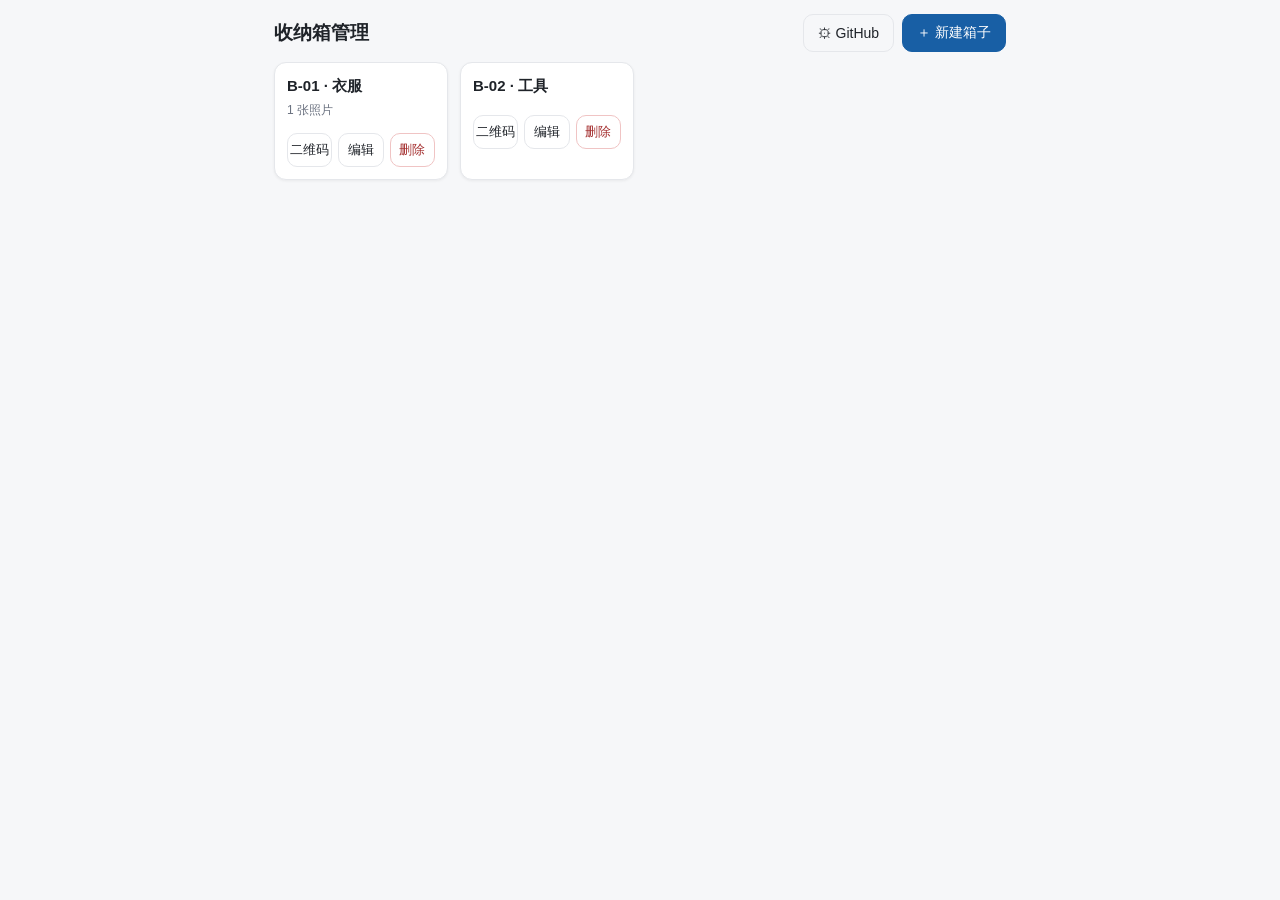
<file: index.html>
<!DOCTYPE html>
<html lang="zh-CN">
<head>
<meta charset="UTF-8" />
<meta name="viewport" content="width=device-width, initial-scale=1.0, maximum-scale=1.0, user-scalable=no" />
<title>收纳箱管理</title>
<link rel="stylesheet" href="./style.css" />
<script src="./qrcode.js"></script>
</head>
<body>
<div id="app">

  <!-- 管理端 -->
  <section id="admin-view">
    <header class="adm-header">
      <h1>收纳箱管理</h1>
      <div class="adm-actions">
        <button class="btn ghost" id="btn-settings">⚙ GitHub</button>
        <button class="btn primary" id="btn-add">＋ 新建箱子</button>
      </div>
    </header>

    <div id="box-list" class="box-list"></div>
  </section>

  <!-- 设置弹窗 -->
  <div id="settings-modal" class="modal hidden">
    <div class="modal-card">
      <h2>GitHub 同步设置</h2>
      <p class="hint">数据保存在仓库的 <b>boxes.json</b> 里。填好下面三项后，点「保存箱子」会自动提交到 GitHub（无需手动上传）。留空则改为「下载 boxes.json」手动上传。</p>
      <label>仓库（owner/repo）<input id="cfg-repo" placeholder="如 Tingbai777/storage-qr" /></label>
      <label>分支 <input id="cfg-branch" placeholder="main" /></label>
      <label>Token（Fine-grained，仅 contents 写权限）<input id="cfg-token" type="password" placeholder="github_pat_..." /></label>
      <p class="hint">Token 仅存在本机浏览器，不会上传给任何第三方。</p>
      <div class="modal-actions">
        <button class="btn ghost" id="btn-cfg-cancel">取消</button>
        <button class="btn primary" id="btn-cfg-save">保存设置</button>
      </div>

      <h3>备份</h3>
      <p class="hint">随时把当前数据导出成本机文件；或导入还原。</p>
      <div class="modal-actions">
        <button class="btn ghost" id="btn-export">导出备份</button>
        <button class="btn ghost" id="btn-import">导入备份</button>
        <input type="file" id="f-import" accept=".json,application/json" class="hidden" />
      </div>
      <div id="sync-status" class="sync-status"></div>
    </div>
  </div>

  <!-- 编辑弹窗 -->
  <div id="edit-modal" class="modal hidden">
    <div class="modal-card wide">
      <h2 id="edit-title">编辑箱子</h2>
      <label>箱子编号 *<input id="f-id" placeholder="如 B-01" /></label>
      <label>名称 <input id="f-name" placeholder="如 换季衣物" /></label>
      <label>存放位置 <input id="f-loc" placeholder="如 主卧衣柜顶层" /></label>
      <label>备注 <textarea id="f-note" rows="2" placeholder="如 2026 秋"></textarea></label>

      <h3>物品清单</h3>
      <div id="item-rows" class="item-rows"></div>
      <button class="btn ghost sm" id="btn-add-item">＋ 加一行</button>

      <h3>照片</h3>
      <p class="hint">照片会以图片形式内嵌进 boxes.json（自动压缩到 1000px 宽），微信扫码可直接显示。</p>
      <input type="file" id="f-photo" accept="image/*" multiple />
      <div id="photo-prevs" class="photo-prevs"></div>

      <div class="modal-actions">
        <button class="btn danger ghost" id="btn-del">删除此箱</button>
        <span class="spacer"></span>
        <button class="btn ghost" id="btn-edit-cancel">取消</button>
        <button class="btn primary" id="btn-edit-save">保存</button>
      </div>
    </div>
  </div>

  <!-- 二维码弹窗 -->
  <div id="qr-modal" class="modal hidden">
    <div class="modal-card center">
      <h2 id="qr-title">二维码</h2>
      <img id="qr-img" class="qr-img" alt="二维码" />
      <p class="hint" id="qr-link"></p>
      <p class="hint">此二维码指向同仓库的 view.html，微信可<b>直接扫开</b>（无需在浏览器打开）。</p>
      <div class="modal-actions center">
        <button class="btn ghost" id="btn-qr-close">关闭</button>
        <a class="btn primary" id="btn-qr-dl" download="qrcode.png">下载 PNG</a>
      </div>
      <p class="hint">打印贴箱外，手机一扫即开此箱页面。</p>
    </div>
  </div>

  <div id="toast" class="toast hidden"></div>
</div>
<script src="./app.js?v=20260922"></script>
</body>
</html>
</file>
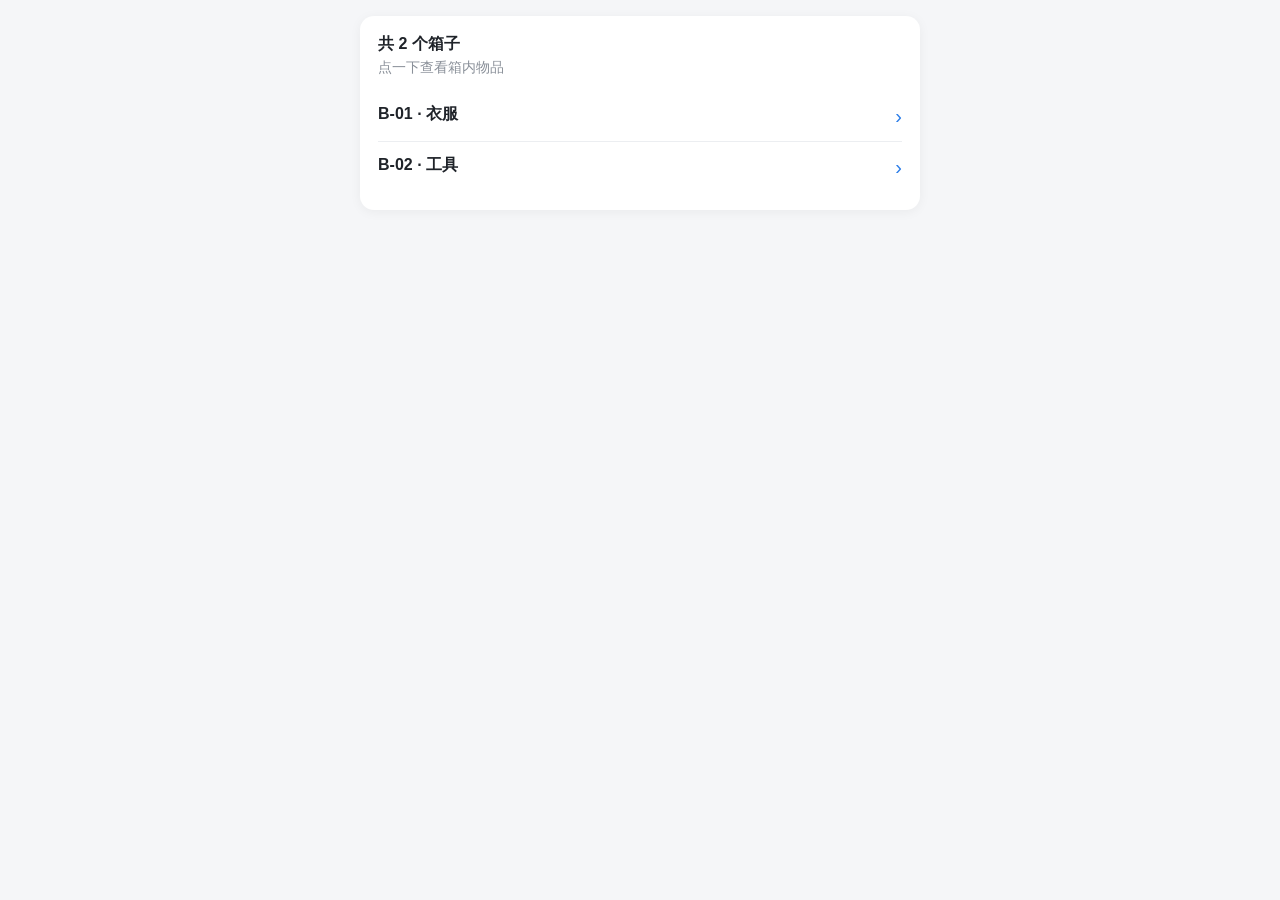
<file: view.html>
<!DOCTYPE html>
<html lang="zh-CN">
<head>
<meta charset="utf-8" />
<meta name="viewport" content="width=device-width, initial-scale=1.0, maximum-scale=1.0, user-scalable=no" />
<title>收纳箱内容</title>
<style>
  :root{ --bg:#f5f6f8; --card:#fff; --text:#1f2329; --muted:#8a9099; --line:#eceef1; --brand:#2b7de9; }
  *{box-sizing:border-box}
  body{margin:0;background:var(--bg);color:var(--text);font-family:-apple-system,BlinkMacSystemFont,"Segoe UI",Roboto,"PingFang SC","Microsoft YaHei",sans-serif;padding:16px}
  .wrap{max-width:560px;margin:0 auto}
  .card{background:var(--card);border-radius:14px;padding:18px;box-shadow:0 2px 12px rgba(0,0,0,.05)}
  .pub-id{display:inline-block;font-size:13px;color:#fff;background:var(--brand);padding:3px 10px;border-radius:999px;margin-bottom:10px}
  h1{font-size:21px;margin:4px 0 10px}
  .pub-loc{color:var(--muted);font-size:14px;margin-bottom:6px}
  .pub-note{color:var(--text);font-size:14px;background:#f3f7ff;border-left:3px solid var(--brand);padding:8px 10px;border-radius:6px;margin:10px 0}
  .item-line{display:flex;align-items:baseline;gap:8px;padding:7px 0;border-bottom:1px solid var(--line);font-size:15px}
  .item-line .q{color:var(--brand);font-weight:600}
  .item-line .in{color:var(--muted);font-size:13px}
  .photos{display:grid;grid-template-columns:repeat(2,1fr);gap:8px;margin-top:12px}
  .photos img{width:100%;border-radius:10px;display:block;cursor:pointer}
  .hint{color:var(--muted);font-size:14px}
  .err{color:#e54545}
  .ttl{font-size:16px;font-weight:700;margin:0 0 4px}
  .back{display:inline-block;color:var(--brand);font-size:14px;text-decoration:none;margin-bottom:8px}
  .li{display:flex;align-items:center;justify-content:space-between;gap:10px;padding:13px 0;border-bottom:1px solid var(--line);text-decoration:none;color:inherit}
  .li:last-child{border-bottom:0}
  .li .nm{font-size:16px;font-weight:600;display:block}
  .li .sub{color:var(--muted);font-size:13px;display:block;margin-top:3px}
  .li .go{color:var(--brand);font-size:20px;line-height:1}
  .bigimg{position:fixed;inset:0;background:rgba(0,0,0,.92);display:flex;align-items:center;justify-content:center;z-index:50}
  .bigimg img{max-width:96%;max-height:92%;border-radius:8px}
</style>
</head>
<body>
<div class="wrap">
  <div class="card" id="card"><p class="hint">加载中…</p></div>
</div>
<script>
(function(){
  "use strict";
  var DATA_URL = "./boxes.json";
  var listCache = null;

  function el(id){ return document.getElementById(id); }
  function esc(s){ return String(s==null?"":s).replace(/[&<>"']/g, function(c){ return {"&":"&amp;","<":"&lt;",">":"&gt;",'"':"&quot;","'":"&#39;"}[c]; }); }
  function idFromUrl(){
    var raw = String(location.hash || "").replace(/^#\/?/,"");
    if(raw){
      var h = raw.replace(/^\?/,"");
      var m = h.match(/(?:^|&)id=([^&]+)/);
      return decodeURIComponent(m ? m[1] : h);
    }
    var m2 = String(location.search || "").match(/[?&](?:id|box)=([^&]+)/);
    return m2 ? decodeURIComponent(m2[1]) : "";
  }
  function linkTo(id){ return "#" + encodeURIComponent(id); }

  function renderBox(box){
    var h = '<a class="back" href="#">‹ 全部箱子</a>';
    h += '<div><span class="pub-id">箱号 ' + esc(box.id) + '</span></div>';
    if(box.name) h += "<h1>" + esc(box.name) + "</h1>";
    if(box.location) h += '<div class="pub-loc">📍 ' + esc(box.location) + "</div>";
    if(box.note) h += '<div class="pub-note">' + esc(box.note) + "</div>";
    var items = box.items || [];
    if(items.length){
      h += items.map(function(it){
        var nm = esc(it.name || "—");
        var q  = it.qty  ? ' <span class="q">×' + esc(it.qty) + "</span>" : "";
        var nn = it.note ? ' <span class="in">' + esc(it.note) + "</span>" : "";
        return '<div class="item-line"><span>' + nm + q + nn + "</span></div>";
      }).join("");
    } else {
      h += '<p class="hint">（暂无物品记录）</p>';
    }
    var photos = (box.photos || []).filter(Boolean);
    if(photos.length){
      h += '<div class="photos">' + photos.map(function(u){
        return '<img class="ph" src="' + esc(u) + '" alt="">';
      }).join("") + "</div>";
    }
    el("card").innerHTML = h;
  }

  function renderList(list){
    if(!list.length){ el("card").innerHTML = '<p class="hint">还没有箱子。</p>'; return; }
    var h = '<p class="ttl">共 ' + list.length + ' 个箱子</p>';
    h += '<p class="hint" style="margin-top:0">点一下查看箱内物品</p>';
    h += list.map(function(b){
      var cnt = (b.items || []).length;
      var sub = [];
      if(b.location) sub.push(b.location);
      if(cnt) sub.push(cnt + " 件物品");
      return '<a class="li" href="' + linkTo(b.id) + '">'
           + '<span><span class="nm">' + esc(b.id) + (b.name ? " · " + esc(b.name) : "") + "</span>"
           + '<span class="sub">' + esc(sub.join(" · ")) + "</span></span>"
           + '<span class="go">›</span></a>';
    }).join("");
    el("card").innerHTML = h;
  }

  function renderError(msg){
    el("card").innerHTML = '<p class="err">加载失败' + (msg ? "：" + esc(msg) : "") + "</p>"
      + '<p class="hint">请确认仓库根目录存在 boxes.json，并已通过 GitHub Pages 发布。</p>'
      + '<p><a class="back" href="#" onclick="location.reload();return false;">重试</a></p>';
  }

  function loadData(cb){
    if(listCache) return cb(null, listCache);
    fetch(DATA_URL + "?t=" + Date.now(), { cache: "no-store" }).then(function(r){ return r.text(); }).then(function(txt){
      var list;
      try { list = JSON.parse(txt); } catch (e) { return cb("返回内容不是有效数据"); }
      if(!list || typeof list.length !== "number") return cb("数据格式异常");
      listCache = list;
      cb(null, list);
    }).catch(function(e){
      cb(String((e && e.message) || e || "网络错误"));
    });
  }

  function route(){
    try{
      var id = idFromUrl();
      loadData(function(err, list){
        try{
          if(err){ renderError(err); return; }
          if(!id){ renderList(list); return; }
          var box = null;
          for(var i = 0; i < list.length; i++){ if(list[i] && list[i].id === id){ box = list[i]; break; } }
          if(!box){
            el("card").innerHTML = '<p class="err">未找到箱子 ' + esc(id) + '</p>'
              + '<p><a class="back" href="#">‹ 查看全部箱子</a></p>';
            return;
          }
          renderBox(box);
        }catch(e2){ renderError(String((e2 && e2.message) || e2)); }
      });
    }catch(e){ renderError(String((e && e.message) || e)); }
  }

  // 点照片看大图
  document.addEventListener("click", function(e){
    var img = e.target.closest ? e.target.closest("img.ph") : null;
    if(img){
      var o = document.createElement("div");
      o.className = "bigimg";
      o.innerHTML = '<img src="' + img.src + '">';
      o.onclick = function(){ document.body.removeChild(o); };
      document.body.appendChild(o);
    }
  });

  window.addEventListener("hashchange", route);
  if(document.readyState === "loading") document.addEventListener("DOMContentLoaded", route);
  else route();
})();
</script>
</body>
</html>
</file>
<file: style.css>
:root{
  --bg:#f6f7f9; --card:#ffffff; --ink:#1f2329; --muted:#6b7280;
  --line:#e5e7eb; --brand:#185fa5; --brand-d:#0c447c; --danger:#a32d2d;
  --radius:12px; --shadow:0 1px 3px rgba(0,0,0,.06);
}
*{box-sizing:border-box;-webkit-tap-highlight-color:transparent}
body{margin:0;font-family:-apple-system,BlinkMacSystemFont,"Segoe UI","PingFang SC","Microsoft YaHei",sans-serif;
  background:var(--bg);color:var(--ink);font-size:15px;line-height:1.5}
.hidden{display:none!important}
#app{max-width:760px;margin:0 auto;padding:0 14px 40px}

/* 管理端头部 */
.adm-header{position:sticky;top:0;background:var(--bg);padding:14px 0 10px;display:flex;align-items:center;justify-content:space-between;z-index:5}
.adm-header h1{font-size:19px;margin:0;font-weight:600}
.adm-actions{display:flex;gap:8px}
.conn-bar{font-size:12px;color:var(--muted);margin-bottom:10px;padding:6px 10px;background:var(--card);border:1px solid var(--line);border-radius:8px}
.conn-bar.ok{color:var(--brand-d);border-color:#bcd6ef}
.conn-bar.err{color:var(--danger);border-color:#f0c4c4}

/* 按钮 */
.btn{border:1px solid var(--line);background:var(--card);color:var(--ink);padding:9px 14px;border-radius:10px;font-size:14px;cursor:pointer;text-decoration:none;display:inline-block;text-align:center}
.btn.primary{background:var(--brand);border-color:var(--brand);color:#fff}
.btn.ghost{background:transparent}
.btn.danger{color:var(--danger);border-color:#f0c4c4}
.btn.sm{padding:6px 10px;font-size:13px}

/* 箱子列表 */
.box-list{display:grid;grid-template-columns:repeat(auto-fill,minmax(160px,1fr));gap:12px}
.box-card{background:var(--card);border:1px solid var(--line);border-radius:var(--radius);padding:12px;box-shadow:var(--shadow);display:flex;flex-direction:column;gap:6px}
.box-card .bc-id{font-weight:600;font-size:15px}
.box-card .bc-name{color:var(--muted);font-size:13px;min-height:18px}
.box-card .bc-count{font-size:12px;color:var(--brand-d)}
.box-card .bc-actions{display:flex;gap:6px;margin-top:4px}
.box-card .bc-actions .btn{flex:1;padding:7px 0;font-size:13px}

/* 公开视图 */
.pub-header{position:sticky;top:0;background:var(--bg);padding:12px 0;display:flex;align-items:center;gap:12px}
.back-btn{background:none;border:none;color:var(--brand);font-size:15px;cursor:pointer}
.pub-id{font-weight:600;font-size:16px}
.pub-body{background:var(--card);border:1px solid var(--line);border-radius:var(--radius);padding:16px;box-shadow:var(--shadow)}
.pub-body h2{margin:0 0 4px;font-size:20px}
.pub-loc{color:var(--brand-d);font-size:13px;margin-bottom:10px}
.pub-note{color:var(--muted);font-size:14px;margin-bottom:12px;white-space:pre-wrap}
.item-line{display:flex;justify-content:space-between;padding:9px 0;border-top:1px solid var(--line);font-size:15px}
.item-line .q{color:var(--muted);font-size:13px;margin-left:8px}
.item-line .in{color:var(--muted);font-size:13px;display:block;margin-top:2px}
.photos{display:grid;grid-template-columns:repeat(auto-fill,minmax(120px,1fr));gap:8px;margin-top:14px}
.photos img{width:100%;border-radius:8px;border:1px solid var(--line)}
.pub-foot{text-align:center;color:var(--muted);font-size:12px;margin-top:18px}

/* 弹窗 */
.modal{position:fixed;inset:0;background:rgba(0,0,0,.4);display:flex;align-items:flex-start;justify-content:center;padding:24px 14px;overflow:auto;z-index:20}
.modal-card{background:var(--card);border-radius:14px;padding:18px;width:100%;max-width:440px;box-shadow:0 10px 40px rgba(0,0,0,.2)}
.modal-card.wide{max-width:520px}
.modal-card.center{text-align:center;max-width:320px}
.modal-card h2{margin:0 0 12px;font-size:17px}
.modal-card h3{margin:16px 0 6px;font-size:14px;color:var(--muted)}
.modal-card label{display:block;font-size:13px;color:var(--muted);margin-bottom:10px}
.modal-card input,.modal-card textarea{width:100%;margin-top:4px;padding:9px 10px;border:1px solid var(--line);border-radius:9px;font-size:15px;font-family:inherit;color:var(--ink)}
.modal-actions{display:flex;gap:8px;margin-top:16px;justify-content:flex-end}
.modal-actions.center{justify-content:center}
.modal-actions .spacer{flex:1}

/* 物品行 */
.item-rows{display:flex;flex-direction:column;gap:8px}
.item-row{display:grid;grid-template-columns:1fr 56px 1fr 28px;gap:6px;align-items:center}
.item-row input{padding:8px 9px;border:1px solid var(--line);border-radius:8px;font-size:14px;width:100%}
.item-row .ir-x{background:none;border:none;color:var(--danger);font-size:18px;cursor:pointer;padding:0}

/* 列表卡片：主信息区 + 副信息 */
.box-card .bc-main{display:flex;flex-direction:column;gap:3px;margin-bottom:4px}
.box-card .bc-sub{font-size:12px;color:var(--muted)}

/* 同步状态 */
.sync-status{font-size:12px;color:var(--brand-d);margin-top:8px;min-height:0}

/* 照片预览 */
.photo-prevs{display:flex;flex-wrap:wrap;gap:8px;margin-top:8px}
.photo-prevs .pv{position:relative}
.photo-prevs img{width:72px;height:72px;object-fit:cover;border-radius:8px;border:1px solid var(--line)}
.photo-prevs .pv .x{position:absolute;top:-6px;right:-6px;background:var(--danger);color:#fff;border:none;border-radius:50%;width:20px;height:20px;font-size:12px;cursor:pointer}

.hint{font-size:12px;color:var(--muted);margin:6px 0}
/* 编辑弹窗顶部的模式提示：一眼分清"新建"和"在改已有箱子" */
.edit-hint{font-size:12.5px;line-height:1.5;margin:0 0 10px;padding:8px 10px;border-radius:8px;border:1px solid var(--line);background:var(--card);color:var(--muted)}
.edit-hint:empty{display:none}
.edit-hint.new{color:#8a5a00;background:#fff8e6;border-color:#f0dcae}
.edit-hint.edit{color:var(--brand-d);background:#eef5fd;border-color:#bcd6ef}
.diag{font-size:12px;color:var(--ink);background:#f2f4f7;border:1px solid var(--line);border-radius:8px;padding:8px 10px;margin:10px 0 0;white-space:pre-wrap;word-break:break-all;font-family:Consolas,Menlo,monospace;min-height:0}
.diag:empty{display:none}
.toast{position:fixed;left:50%;bottom:30px;transform:translateX(-50%);background:#1f2329;color:#fff;padding:10px 16px;border-radius:10px;font-size:14px;z-index:50;box-shadow:0 6px 20px rgba(0,0,0,.25)}

/* 二维码 */
.qr-img{width:248px;height:248px;border:1px solid var(--line);border-radius:10px;background:#fff;image-rendering:pixelated}
</file>
